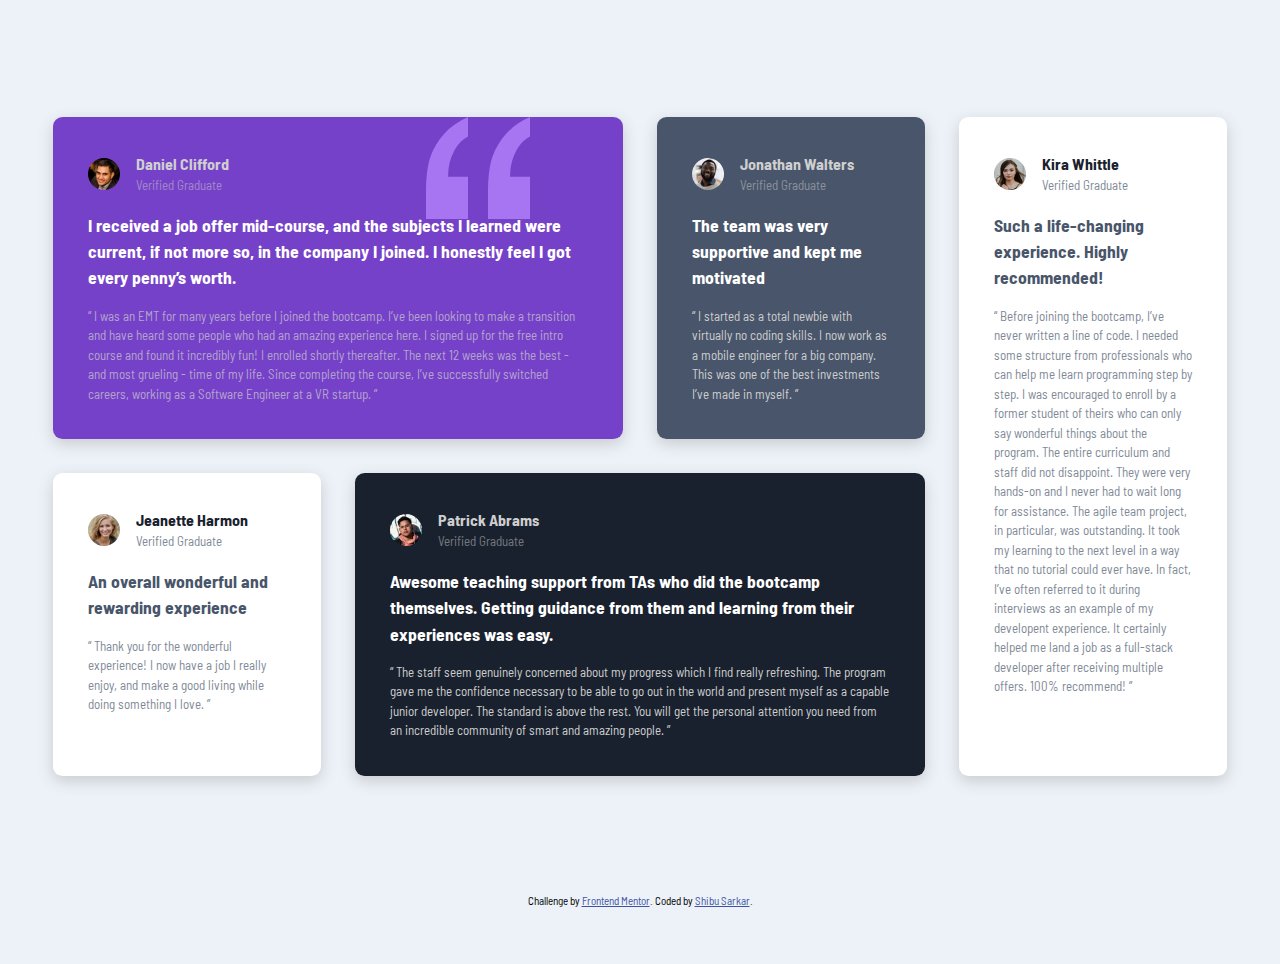
<file: index.html>
<!DOCTYPE html>
<html lang="en">

<head>
    <meta charset="UTF-8">
    <meta http-equiv="X-UA-Compatible" content="IE=edge">
    <meta name="viewport" content="width=device-width, initial-scale=1.0">

    <link rel="stylesheet" href="style.css">

    <link rel="shortcut icon" href="./img/favicon-32x32.png" type="image/x-icon">

    <title>Frontend Mentor | [testimonials-grid-section]</title>
</head>

<body>

    <main>
        <div class="container">
            <div class="testimonial-container">
                <div class="testimonial purple daniel">
                    <div class="intro">
                        <img src="./img/image-daniel.jpg" alt="Graduate Daniel Clifford">
                        <div class="info">
                            <h1>Daniel Clifford</h1>
                            <span>Verified Graduate</span>
                        </div>
                    </div>
                    <h2> I received a job offer mid-course, and the subjects I learned were current, if not more so,
                        in the company I joined. I honestly feel I got every penny’s worth.
                    </h2>
                    <p> “ I was an EMT for many years before I joined the bootcamp. I’ve been looking to make a
                        transition and have heard some people who had an amazing experience here. I signed up
                        for the free intro course and found it incredibly fun! I enrolled shortly thereafter.
                        The next 12 weeks was the best - and most grueling - time of my life. Since completing
                        the course, I’ve successfully switched careers, working as a Software Engineer at a VR
                        startup.
                        ”</p>
                </div>

                <div class="testimonial  grayish-blue jonathan">
                    <div class="intro">
                        <img src="./img/image-jonathan.jpg" alt="Graduate Jonathan Walters">
                        <div class="info">
                            <h1>Jonathan Walters</h1>
                            <span>Verified Graduate</span>
                        </div>
                    </div>
                    <h2> The team was very supportive and kept me motivated</h2>
                    <p>
                        “ I started as a total newbie with virtually no coding skills. I now work as a mobile
                        engineer
                        for a big company. This was one of the best investments I’ve made in myself. ”
                    </p>
                </div>

                <div class="testimonial white jeanette">
                    <div class="intro">
                        <img src="./img/image-jeanette.jpg" alt="Graduate Jeanette Harmon">
                        <div class="info">
                            <h1>Jeanette Harmon</h1>
                            <span>Verified Graduate</span>
                        </div>
                    </div>
                    <h2>An overall wonderful and rewarding experience</h2>
                    <p>
                        “ Thank you for the wonderful experience! I now have a job I really enjoy, and make a good
                        living
                        while doing something I love. ”
                    </p>
                </div>

                <div class="testimonial blackish-blue patrick">
                    <div class="intro">
                        <img src="./img/image-patrick.jpg" alt="Graduate Patrick Abrams">
                        <div class="info">
                            <h1>Patrick Abrams</h1>
                            <span>Verified Graduate</span>
                        </div>
                    </div>
                    <h2>Awesome teaching support from TAs who did the bootcamp themselves. Getting guidance from
                        them
                        and
                        learning from their experiences was easy.
                    </h2>
                    <p>
                        “ The staff seem genuinely concerned about my progress which I find really refreshing. The
                        program
                        gave me the confidence necessary to be able to go out in the world and present myself as a
                        capable
                        junior developer. The standard is above the rest. You will get the personal attention you
                        need
                        from
                        an incredible community of smart and amazing people. ”
                    </p>
                </div>

                <div class="testimonial white kira">
                    <div class="intro">
                        <img src="./img/image-kira.jpg" alt="Graduate Kira Whittle">
                        <div class="info">
                            <h1>Kira Whittle</h1>
                            <span>Verified Graduate</span>
                        </div>
                    </div>
                    <h2> Such a life-changing experience. Highly recommended!</h2>
                    <p>
                        “ Before joining the bootcamp, I’ve never written a line of code. I needed some structure
                        from
                        professionals who can help me learn programming step by step. I was encouraged to enroll by
                        a
                        former
                        student of theirs who can only say wonderful things about the program. The entire curriculum
                        and
                        staff
                        did not disappoint. They were very hands-on and I never had to wait long for assistance. The
                        agile
                        team
                        project, in particular, was outstanding. It took my learning to the next level in a way that
                        no
                        tutorial
                        could ever have. In fact, I’ve often referred to it during interviews as an example of my
                        developent
                        experience. It certainly helped me land a job as a full-stack developer after receiving
                        multiple
                        offers.
                        100% recommend! ”
                    </p>
                </div>
            </div>
        </div>
    </main>

    <footer>
        <div class="attribution">
            Challenge by <a href="https://www.frontendmentor.io?ref=challenge" target="_blank">Frontend Mentor</a>.
            Coded by <a href="#">Shibu Sarkar</a>.
        </div>
    </footer>
</body>

</html>
</file>
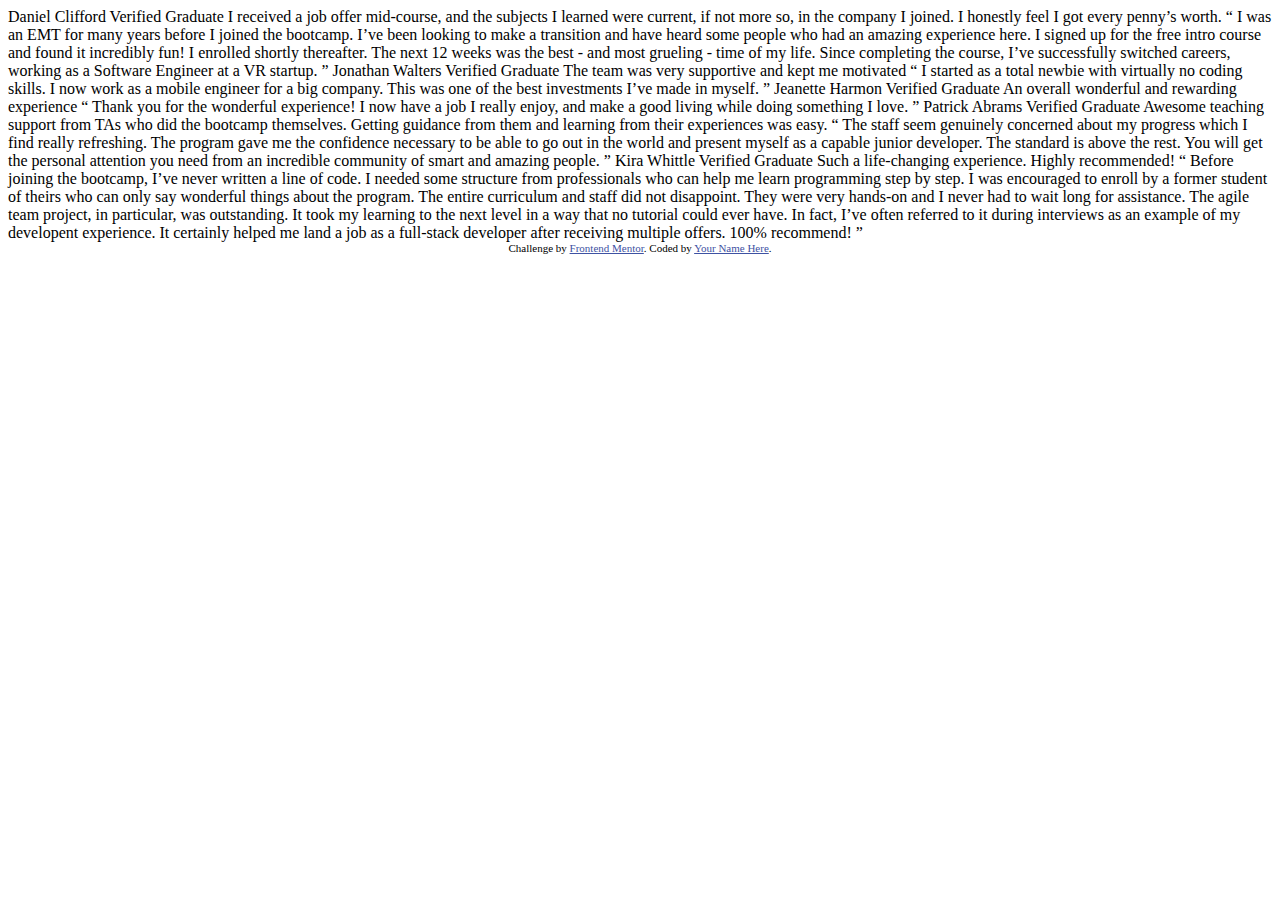
<file: text.html>
<!DOCTYPE html>
<html lang="en">
<head>
  <meta charset="UTF-8">
  <meta name="viewport" content="width=device-width, initial-scale=1.0"> <!-- displays site properly based on user's device -->

  <link rel="icon" type="image/png" sizes="32x32" href="./images/favicon-32x32.png">
  
  <title>Frontend Mentor | [testimonials-grid-section]</title>

  <!-- Feel free to remove these styles or customise in your own stylesheet 👍 -->
  <style>
    .attribution { font-size: 11px; text-align: center; }
    .attribution a { color: hsl(228, 45%, 44%); }
  </style>
</head>
<body>
  Daniel Clifford
  Verified Graduate

  I received a job offer mid-course, and the subjects I learned were current, if not more so, 
  in the company I joined. I honestly feel I got every penny’s worth.

  “ I was an EMT for many years before I joined the bootcamp. I’ve been looking to make a 
  transition and have heard some people who had an amazing experience here. I signed up 
  for the free intro course and found it incredibly fun! I enrolled shortly thereafter. 
  The next 12 weeks was the best - and most grueling - time of my life. Since completing 
  the course, I’ve successfully switched careers, working as a Software Engineer at a VR startup. ”

  Jonathan Walters
  Verified Graduate

  The team was very supportive and kept me motivated

  “ I started as a total newbie with virtually no coding skills. I now work as a mobile engineer 
  for a big company. This was one of the best investments I’ve made in myself. ”

  Jeanette Harmon
  Verified Graduate

  An overall wonderful and rewarding experience

  “ Thank you for the wonderful experience! I now have a job I really enjoy, and make a good living 
  while doing something I love. ”

  Patrick Abrams
  Verified Graduate

  Awesome teaching support from TAs who did the bootcamp themselves. Getting guidance from them and 
  learning from their experiences was easy.

  “ The staff seem genuinely concerned about my progress which I find really refreshing. The program 
  gave me the confidence necessary to be able to go out in the world and present myself as a capable 
  junior developer. The standard is above the rest. You will get the personal attention you need from 
  an incredible community of smart and amazing people. ”

  Kira Whittle
  Verified Graduate

  Such a life-changing experience. Highly recommended!

  “ Before joining the bootcamp, I’ve never written a line of code. I needed some structure from 
  professionals who can help me learn programming step by step. I was encouraged to enroll by a former 
  student of theirs who can only say wonderful things about the program. The entire curriculum and staff 
  did not disappoint. They were very hands-on and I never had to wait long for assistance. The agile team 
  project, in particular, was outstanding. It took my learning to the next level in a way that no tutorial 
  could ever have. In fact, I’ve often referred to it during interviews as an example of my developent 
  experience. It certainly helped me land a job as a full-stack developer after receiving multiple offers. 
  100% recommend! ”
  
  <div class="attribution">
    Challenge by <a href="https://www.frontendmentor.io?ref=challenge" target="_blank">Frontend Mentor</a>. 
    Coded by <a href="#">Your Name Here</a>.
  </div>
</body>
</html>
</file>
<file: style.css>
@import url('https://fonts.googleapis.com/css2?family=Barlow+Semi+Condensed:wght@500;600&display=swap');

:root {
    /*primary color  */
    --moderate-violet: hsl(263, 55%, 52%);
    --very-dark-grayish-blue: hsl(217, 19%, 35%);
    --very-dark-blackish-blue: hsl(219, 29%, 14%);
    --white: hsl(0, 0%, 100%);
    /* neutral color */
    --light-gray: hsl(0, 0%, 81%);
    --light-grayish-blue: hsl(210, 46%, 95%);
}

*,
*::after,
*::before {
    box-sizing: border-box;
    margin: 0;
    padding: 0;
}

img {
    max-width: 100%;
    height: auto;
}

body {
    font-family: 'Barlow Semi Condensed', sans-serif;
    font-size: .813rem;
    min-height: 100vh;
    text-rendering: optimizeSpeed;
    line-height: 1.5;
    background-color: var(--light-grayish-blue);
}

/* main section */
.container {
    margin: 4rem auto;
    /* display: grid; */
}
.testimonial-container {
    margin: 4.5rem auto;
    display: grid;
    grid-gap: .5rem;
}
.testimonial {
    border-radius: .6rem;
    padding: 1.8rem;
    margin: 1.5rem;
    -webkit-box-shadow: 0px 5px 15px 0px hsl(216, 5%, 80%);
    box-shadow: 0px 5px 15px 0px hsl(216, 5%, 80%);
}
.purple {
    background-image: url(./img/bg-pattern-quotation.svg) ;
    background-repeat: no-repeat;
    background-position: 80% 0%;
}
.intro {
    display: flex;
    align-items: center;
}
.testimonial img {
    border-radius: 50%;
    width: 2rem;
    margin-right: 1rem;
}
h1 {
    font-size: 1rem;
    color: var(--light-gray);
}
.white h1 {
    color: var(--very-dark-blackish-blue);
}
span {
    color: var(--light-gray);
    opacity: 50%;
}
.white span {
    color: var(--very-dark-grayish-blue);
    opacity: 70%;
}
h2 {
    color: var(--white);
    margin: 1rem 0;
    font-size: 1.1rem;
}
.white h2 {
    color: var(--very-dark-grayish-blue);
}
p {
    color: var(--light-gray);
}
.daniel p {
    color: var(--light-gray);
    opacity: 70%;
}
.white p {
    color: var(--very-dark-grayish-blue);
    opacity: 70%;
}
.purple {
    background-color: var(--moderate-violet);
}
.grayish-blue {
    background-color: var(--very-dark-grayish-blue);
}
.white {
    background-color: var(--white);
}
.blackish-blue {
    background-color: var(--very-dark-blackish-blue);
}
/* end main section */

/* attribution */
.attribution {
    font-size: 11px;
    text-align: center;
}
.attribution a {
    color: hsl(228, 45%, 44%);
}
/* end attribution */

/* media query */
  @media only screen and (min-width: 1150px) {
      .container {
         display: grid;
    } 
    .testimonial {
        padding: 2.2rem;
        margin: .8rem;
    }
      .testimonial-container {
        grid-template-columns: repeat(4, minmax(250px, 1fr ));
        grid-template-rows: auto auto;
        grid-template-areas: 
        "daniel daniel jonathan kira"
        "Jeanette patrick patrick kira";
        margin: 2.5rem;
    } 
      .daniel {
     grid-area: daniel;
    }
      .Jonathan {
     grid-area: jonathan;
    }
      .Jeanette {
     grid-area: jeanette;
    }
      .patrick {
     grid-area: patrick;
    }
      .kira {
     grid-area: kira;
    }
  }
  /* end media query */
</file>
